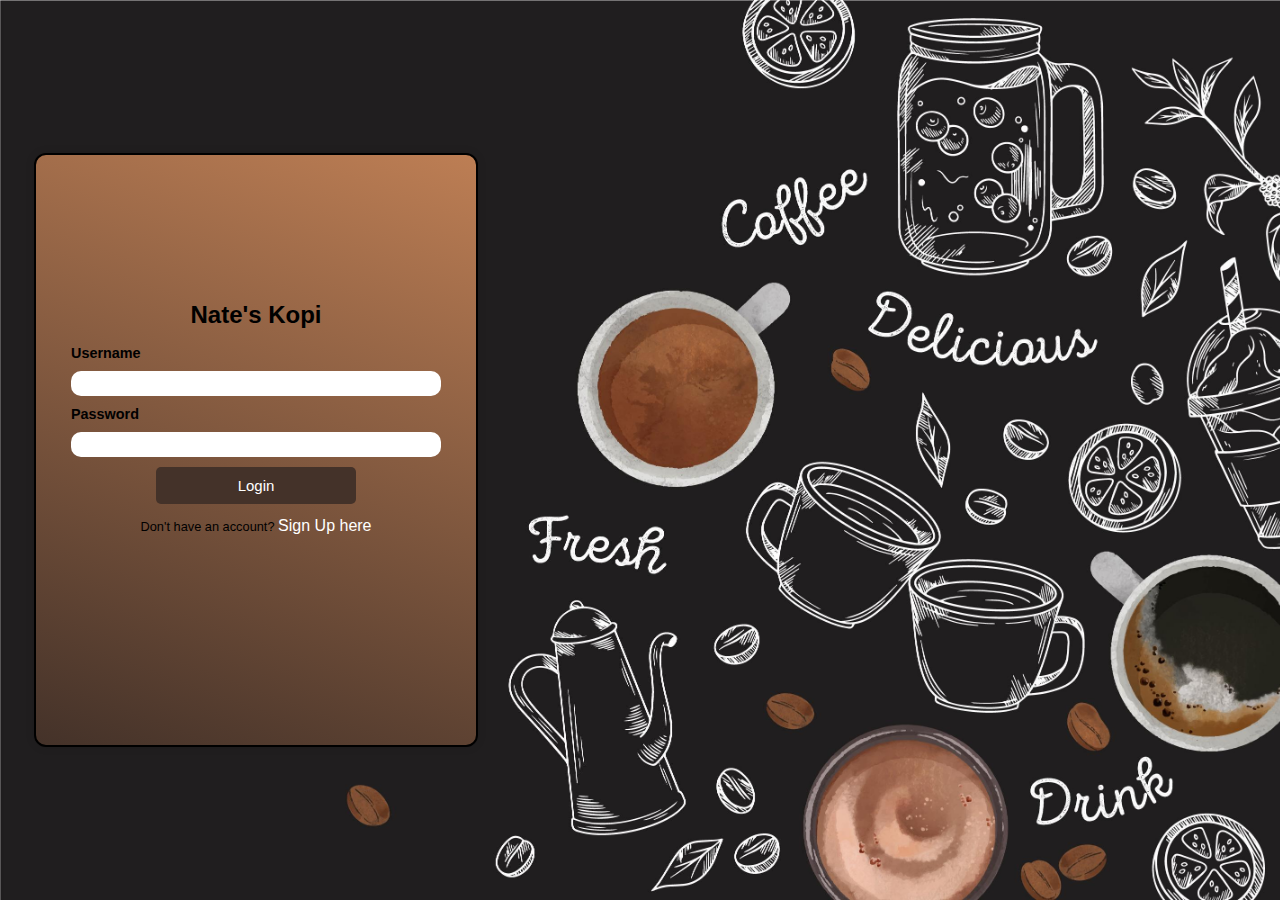
<file: index.html>
<!DOCTYPE html>
<html lang="en">
<head>
  <meta charset="UTF-8">
  <meta name="viewport" content="width=device-width, initial-scale=1.0">
  <title>Log In</title>
  <link rel="stylesheet" href="./Assets/Style/style.css">
</head>
<body>
  <div class="login-container">
    <form autocomplete="off">
      <h1 class="h1Label">Nate's Kopi</h1>
      <label>Username</label>
      <input type="text" id="user">
      <label>Password</label>
      <input type="password" id="pass">
      <button type="button" onclick="LogIn()">Login</button>
      <p class="SignUpLogIn">Don't have an account? <a href="./Pages/Register.html"><span class="spanSignUp">Sign Up here</span></a></p>
      <script>
        function LogIn(){
          var username = document.getElementById("user").value;
          var password = document.getElementById("pass").value;
          if(username == "Username1" && password == "Password1"){
            alert("Login Successful!");
            window.location.href="./Pages/LandingPage.html";
          }
          else{
            alert("Login Failed!");
          }
        }
      </script>
    </form>
  </div>
  
</body>
</html>
</file>
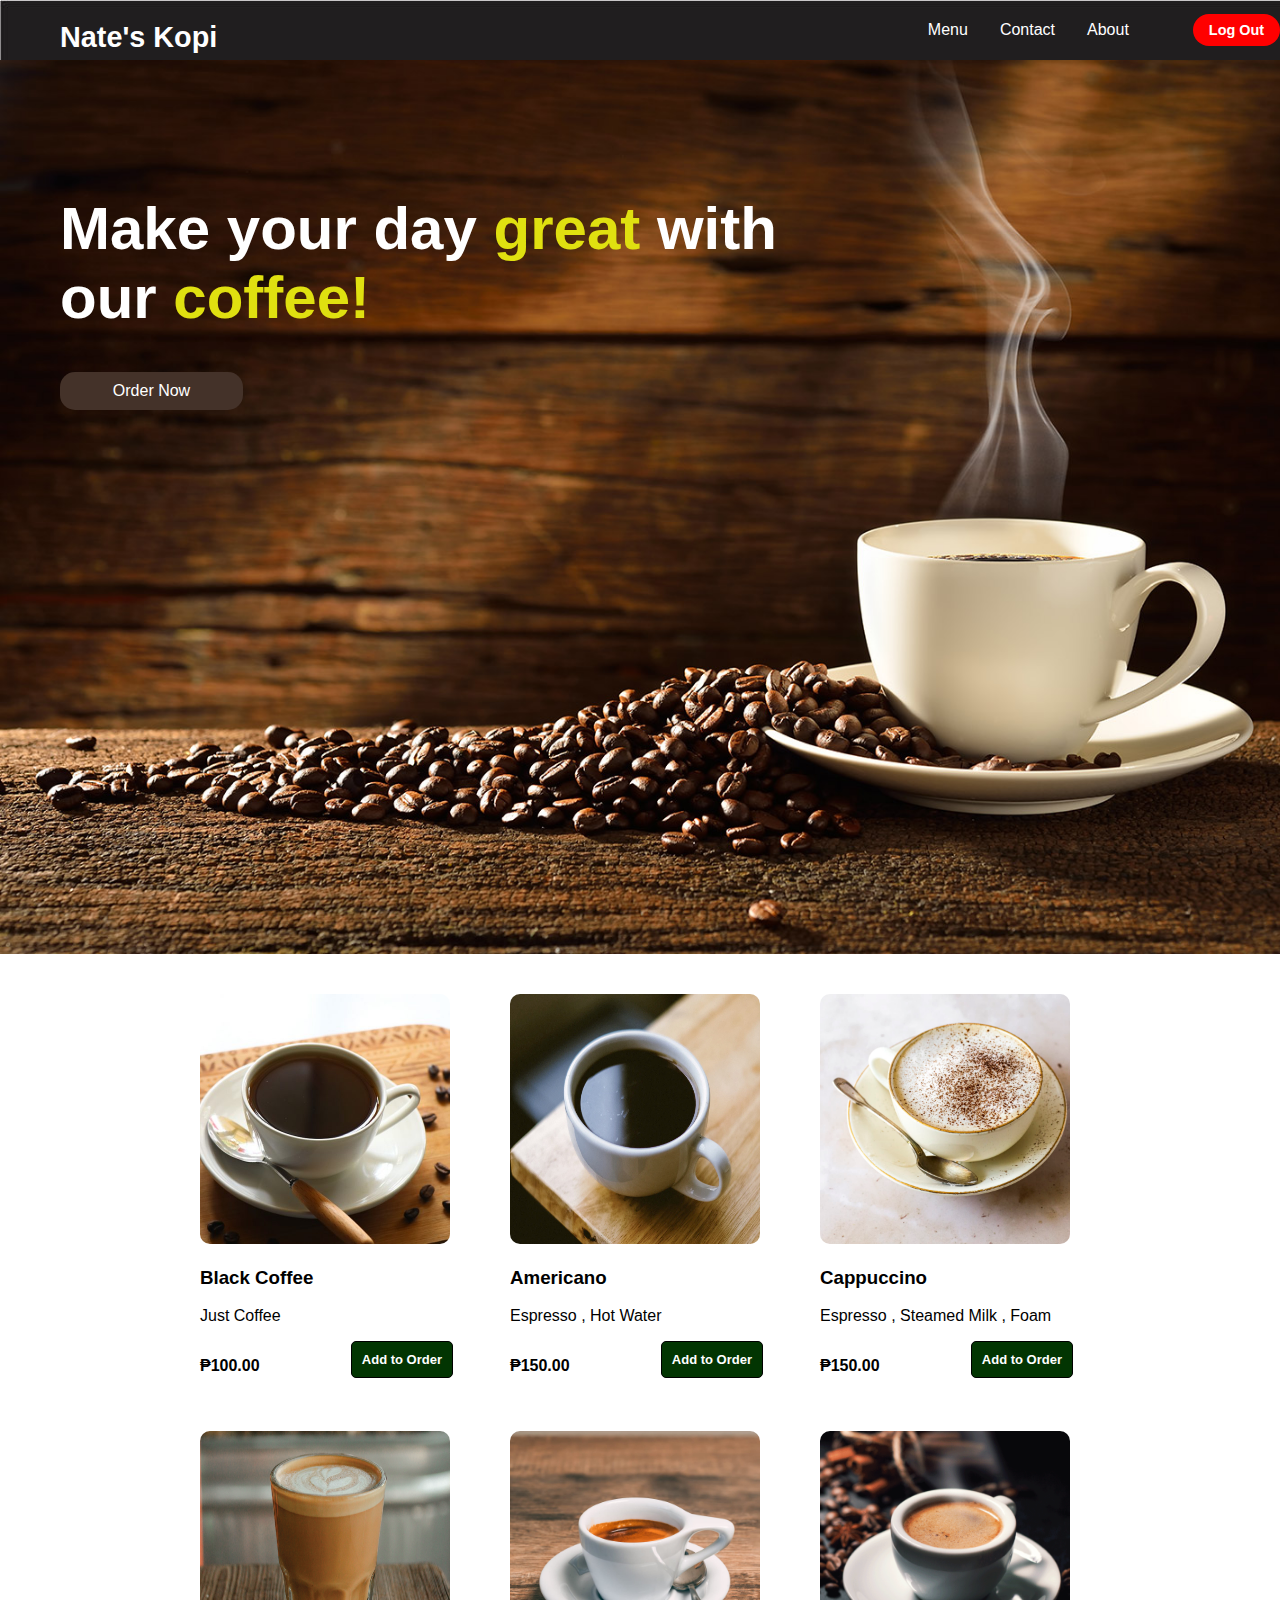
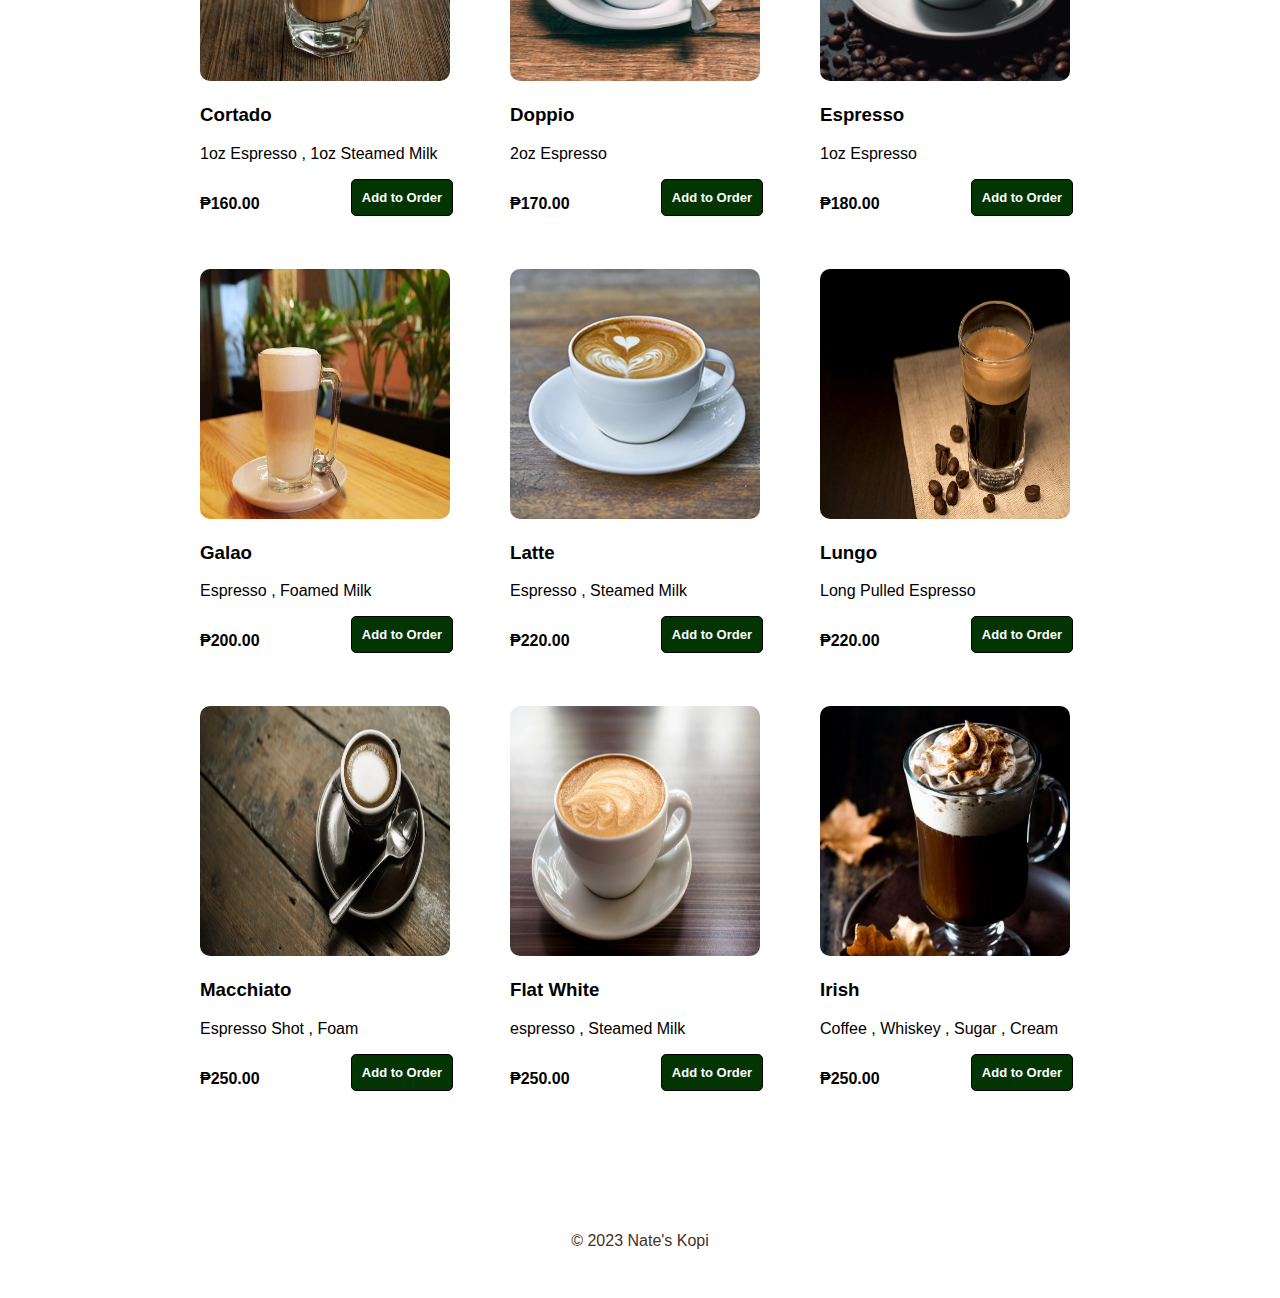
<file: Pages/LandingPage.html>
<!DOCTYPE html>
<html lang="en">
<head>
    <meta charset="UTF-8">
    <meta name="viewport" content="width=device-width, initial-scale=1.0">
    <title>Nate's Kopi</title>
    <link rel="stylesheet" href="../Assets/Style/style.css">
    <link rel="stylesheet" href="https://cdnjs.cloudflare.com/ajax/libs/font-awesome/6.5.1/css/all.min.css" integrity="sha512-DTOQO9RWCH3ppGqcWaEA1BIZOC6xxalwEsw9c2QQeAIftl+Vegovlnee1c9QX4TctnWMn13TZye+giMm8e2LwA==" crossorigin="anonymous" referrerpolicy="no-referrer" />

</head>
<body>
  <div class="navbar">
    <div class="logo"><a href="#"><i class="fa-solid fa-mug-hot"></i>Nate's Kopi</a>
    </div>
      <ul class="links">
        <li><a href="#menu">Menu</a></li>
        <li><a href="#">Contact</a></li>
        <li><a href="#">About</a></li>
        <li><i class="fa-solid fa-cart-shopping"></i></li>
        <li><a href="../index.html" class="action_btn">Log Out</a></li>
      </ul>
    <div class="toggle_btn">
      <i class="fa-solid fa-bars"></i>
    </div>
  </div>
  <div class="dropdown_menu">
    <li><a href="#">Menu</a></li>
    <li><a href="#">Contact</a></li>
    <li><a href="#">About</a></li>
    <li><a href="#">Cart</a></li>
    <li><a href="../index.html" class="action_btn">Log Out</a></li>
  </div>
  <br>
  <br>
  <br>
  <div class="section1">
    <div class="Text">
      <h1>Make your day <span class="color">great</span> with <br>our <span class="color">coffee!</span></h1>
      <button class="btnmenu"><a href="#menu">Order Now</a></button>
    </div>
  </div>
      <div class="section" id="menu">
        <div class="product">
          <img src="../Assets/Images/BlackCoffee4-500x500.jpg" alt="Black Coffee">
          <h3>Black Coffee</h3>
          <p>Just Coffee</p>
          <p class="Price">₱100.00</p>
          <button class="sectionbtn" onclick="add()">Add to Order</button>
        </div>
        <div class="product">
          <img src="../Assets/Images/Americano.jpg" alt="Americano">
          <h3>Americano</h3>
          <p>Espresso , Hot Water</p>
          <p class="Price">₱150.00</p><button class="sectionbtn" onclick="add()">Add to Order</button> 
        </div>
        <div class="product">
          <img src="../Assets/Images/Cappuccino.jpg" alt="Cappuccino">
          <h3>Cappuccino</h3>
          <p>Espresso , Steamed Milk , Foam</p>
          <p class="Price">₱150.00</p><button class="sectionbtn" onclick="add()">Add to Order</button>
        </div>
        <div class="product">
          <img src="../Assets/Images/Cortado.png" alt="Cortado">
          <h3>Cortado</h3>
          <p>1oz Espresso , 1oz Steamed Milk</p>
          <p class="Price">₱160.00</p><button class="sectionbtn" onclick="add()">Add to Order</button>
        </div>
        <div class="product">
          <img src="../Assets/Images/doppio.jpeg" alt="Doppio">
          <h3>Doppio</h3>
          <p>2oz Espresso</p>
          <p class="Price">₱170.00</p><button class="sectionbtn" onclick="add()">Add to Order</button>
        </div>
        <div class="product">
          <img src="../Assets/Images/Espresso.png" alt="Espresso">
          <h3>Espresso</h3>
          <p>1oz Espresso</p>
          <p class="Price">₱180.00</p><button class="sectionbtn" onclick="add()">Add to Order</button>
        </div>
        <div class="product">
          <img src="../Assets/Images/Galao.jpg" alt="Galao">
          <h3>Galao</h3>
          <p>Espresso , Foamed Milk</p>
          <p class="Price">₱200.00</p><button class="sectionbtn" onclick="add()">Add to Order</button>
        </div>
        <div class="product">
          <img src="../Assets/Images/latte-small.jpg" alt="Latte">
          <h3>Latte</h3>
          <p>Espresso , Steamed Milk</p>
          <p class="Price">₱220.00</p><button class="sectionbtn" onclick="add()">Add to Order</button>
        </div>
        <div class="product">
          <img src="../Assets/Images/Lungo.jpg" alt="Lungo">
          <h3>Lungo</h3>
          <p>Long Pulled Espresso</p>
          <p class="Price">₱220.00</p><button class="sectionbtn" onclick="add()">Add to Order</button>
        </div>
        <div class="product">
          <img src="../Assets/Images/Machiato.jpg" alt="Macchiato">
          <h3>Macchiato</h3>
          <p>Espresso Shot , Foam</p>
          <p class="Price">₱250.00</p><button class="sectionbtn" onclick="add()">Add to Order</button>
        </div>
        <div class="product">
          <img src="../Assets/Images/Flat White Coffee.jpg" alt="Flat White Coffee">
          <h3>Flat White</h3>
          <p>espresso , Steamed Milk</p>
          <p class="Price">₱250.00</p><button class="sectionbtn" onclick="add()">Add to Order</button>
        </div>
        <div class="product">
          <img src="../Assets/Images/Irish Coffee.jpg" alt="Irish">
          <h3>Irish</h3>
          <p>Coffee , Whiskey , Sugar , Cream</p>
          <p class="Price">₱250.00</p><button class="sectionbtn" onclick="add()">Add to Order</button>
        </div>
      </div>
      <footer>
        <p>&copy; 2023 Nate's Kopi</p>
      </footer>
      <script>
        const toggleBtn = document.querySelector('.toggle_btn')
        const toggleBtnIcon = document.querySelector('.toggle_btn i')
        const dropDownMenu = document.querySelector('.dropdown_menu')

        toggleBtn.onclick = function(){
          dropDownMenu.classList.toggle('open')
          const isOpen = dropDownMenu.classList.contains('open')

          toggleBtnIcon.classList = isOpen
          ? 'fa-solid fa-xmark'
          : 'fa-solid fa-bars'
        }
        function add(){
          alert("Successfully added to order!");
        }
      </script>
</body>
</html>
</file>
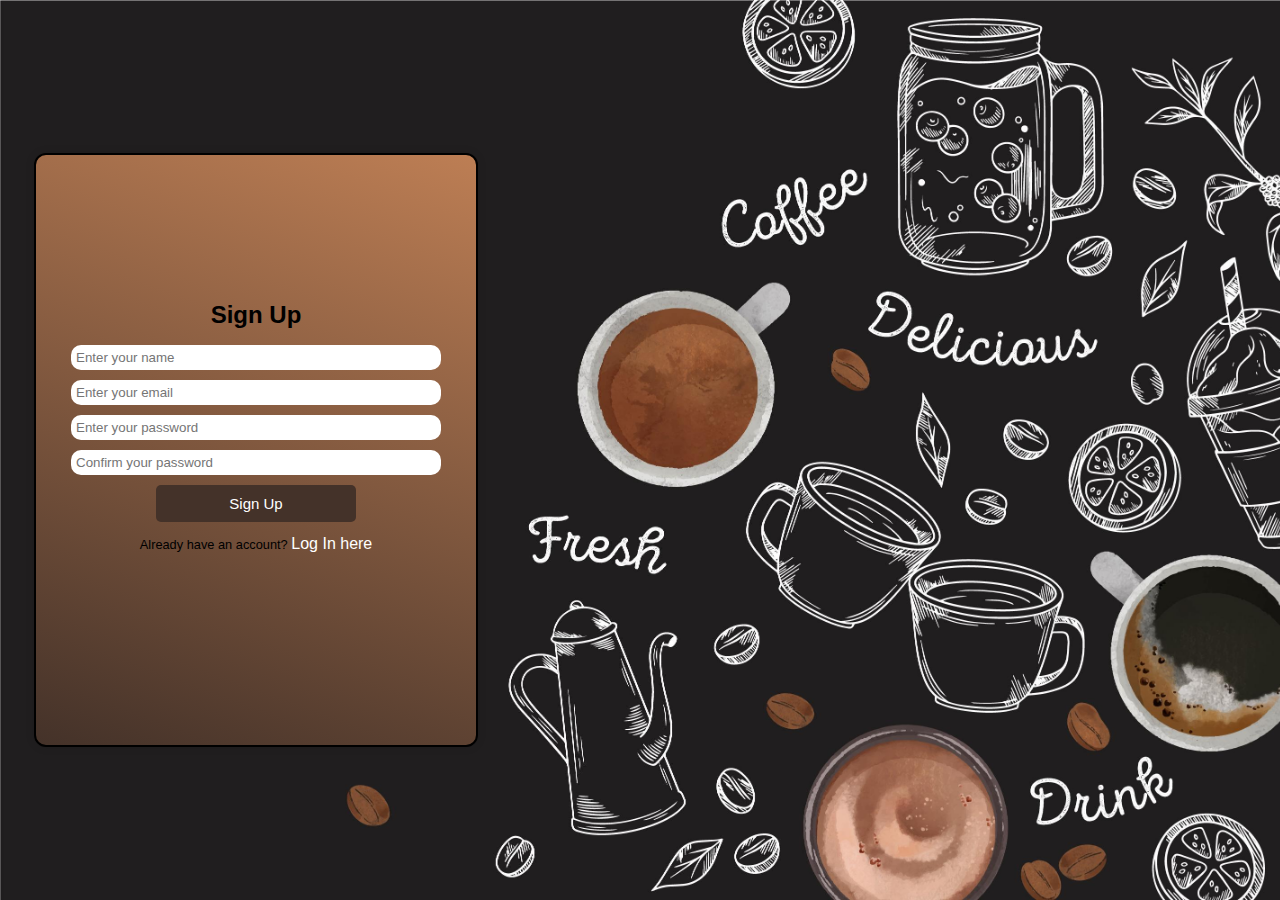
<file: Pages/Register.html>
<!DOCTYPE html>
<html lang="en">
<head>
  <meta charset="UTF-8">
  <meta name="viewport" content="width=device-width, initial-scale=1.0">
  <title>Sign Up</title>
  <link rel="stylesheet" href="../Assets/Style/style.css">
</head>
<body>
  <div class="login-container">
    <form>
      <h1 class="h1Label">Sign Up</h1>
      <input type="text" placeholder="Enter your name">
      <input type="text" placeholder="Enter your email">
      <input type="password" placeholder="Enter your password">
      <input type="password" placeholder="Confirm your password">
      <button type="submit">Sign Up</button>
      <p class="SignUpLogIn">Already have an account? <a href="../index.html"><span class="spanSignUp">Log In here</span></a></p>
    </form>
  </div>
</body>
</html>
</file>
<file: Assets/Style/style.css>
body {
  height: 100vh;
  margin:0;
  padding: 0;
  font-family: 'Gill Sans', 'Gill Sans MT', Calibri, 'Trebuchet MS', sans-serif;
  background-image: url('../Images/4419157.jpg');
  background-repeat: no-repeat;
  background-attachment: fixed;
  background-size: cover;
  background-position: fixed;
  animation: transitionIn 0.75s;
}
.login-container {
  background: linear-gradient(20deg, #443229, #bd7e54);
  position: absolute;
  top: 50%;
  left: 20%;
  transform: translate(-50%, -50%);
  width: 400px;
  height: 550px;
  padding: 20px;
  box-shadow: 0px 0px 10px rgba(0, 0, 0, 0.1);
  border-radius: 12px;
  border: solid 2px black;
  
}

form {
  display: flex;
  flex-direction: column;
  width: 100%;
  max-width: 400px;
  margin: 10px auto;
  padding-top: 100px;
  
}

.h1Label{
  text-align: center;
  font-size: 150%;
  color: black;
}

label {
  font-size: 90%;
  margin-bottom: 10px;
  font-weight: bold;
  padding-left: 15px;
  color: black;
}

input {
  display: flex;
  align-self: center;
  justify-self: center;
  width: 90%;
  padding: 5px;
  margin-bottom: 10px;
  border-radius: 10px;
  font-family: 'Gill Sans', 'Gill Sans MT', Calibri, 'Trebuchet MS', sans-serif;
  border: none;
}
button {
  align-self: center;
  font-size: 15px;
  width: 50%;
  padding: 10px;
  background-color: #443229;
  color: #fff;
  border: none;
  border-radius: 5px;
  cursor: pointer;
  font-family: 'Gill Sans', 'Gill Sans MT', Calibri, 'Trebuchet MS', sans-serif;
}
button:hover{
  color: black;
}
.spanSignUp{
  color:white;
  text-decoration: none;
}
.spanSignUp:hover{
  color: black;
}
.SignUpLogIn{
  text-align: center;
  font-size: 80%;
}
p a{
  text-decoration: none;
}
a:hover{
  scale: 1.05;
  color:#bd7e54;
}
.logo{
  padding-left: 50px;
}
.fa-cart-shopping{
  font-size: 1.5rem;
  color: white;
}
.fa-cart-shopping:hover{
  color: #bd7e54;
}
.navbar .toggle_btn{
  font-size: 1.5rem;
  padding-right: 35px;
  color: white;
  cursor: pointer;
  display: none;
}
.navbar .cart{
  font-size: 1.5rem;
  color: white;
  cursor: pointer;
  display: none;
}
li{
  list-style: none;
}
a{
  text-decoration: none;
  color: white;
  font-size: 1rem;
}
li a{
  font-size: 1rem;
}
header{
  position: relative;
  padding: 0 2rem;
}
.navbar{
  width: 100%;
  height: 60px;
  margin: 0 auto;
  display: flex;
  align-items:center;
  justify-content: space-between;
  background-image: url('../Images/4419157.jpg');
  position: fixed;
}
.navbar .logo a{
  font-size: 1.8rem;
  font-weight: bold;
}
.navbar .links{
  display: flex;
  gap: 2rem;
}
h3{
  font-weight: bold;
}

.action_btn{
  background-color: red;
  padding: 0.5rem 1rem;
  border: none;
  outline: none;
  border-radius: 20px;
  font-size: 0.9rem;
  font-weight: bold;
  cursor: pointer;
  margin-bottom: 10px;
}
.action_btn:hover{
  color: black;
}
.section1{
  height: 100vh;
  width: 100%;
  background: url('../Images/5-50776_background-for-coffee-shop-hd-wallpaper-backgrounds-its.jpg');
  background-repeat: no-repeat;
  background-size: cover;
  background-position-y:bottom;
}
.Text{
  padding-top: 100px;
  padding-left: 60px;
}
.Text h1{
  color: white;
  font-size: 60px
}
.btnmenu{
  width: 15%;
  border-radius: 15px;
}
h1 .color{
  color:rgb(224, 224, 16);
}
.dropdown_menu{
  display: none;
  position: absolute;
  height: 0;
  right: 2rem;
  top: 60px;
  width: 300px;
  background-image: url('../Images/4419157.jpg');
  backdrop-filter: blur(10px);
  border-radius: 10px;
  overflow: hidden;
  transition: height .2s cubic-bezier(0.175, 0.885, 0.32, 1.275);
}
.dropdown_menu li{
  padding: 0.7rem;
  display: flex;
  align-items: center;
  justify-content: center;
}
.dropdown_menu .action_btn{
  width: 80%;
  display: flex;
  justify-content: center;
}
.dropdown_menu.open{
  height: 230px;
  position: fixed;
}
.header {
  width: 95%;
  text-align: center;
  padding-top: 3%;
  padding-bottom: 3%;
  background-image: url('../Images/Coffee-team-design-for-pattern-Backgrounds.jpg');
  background-repeat: no-repeat;
  background-attachment: fixed;
  background-size:cover;
  border-radius: 12px;
  text-align: center;
  margin-left:auto;
  margin-right: auto;
  position: inherit;
}
.product{
  padding-left: 20px;
  float:left;
  padding-bottom: 40px;
}
img {
  width: 250px;
  height:250px;
  border-radius: 10px;
}
.section {
  background-color: white;
  display: grid;
  grid-template-columns: repeat(auto-fit, minmax(200px, 300px));
  margin: 20px;
  justify-content: center;
  column-gap: 10px;
  padding: 20px;
  height: fit-content;
  border-radius: 5px;
}
.sectionbtn{
  margin-right: 27px;
  float: right;
  background-color: rgb(2, 53, 2);
  color: white;
  width: fit-content;
  border: solid 1px black;
  font-size: 13px;
  font-weight: bold;
}
.sectionbtn:hover{
  scale: 1.05;
}
.Price{
  float: left;
  font-weight: bold
}
footer {
  background-color: white;
  color: #443229;
  text-align: center;
  padding: 2rem;
  margin: 20px;
}
.contact{
  font-size: 15px;
  background-color: white;
  margin: 20px;
}
.fa-mug-hot{
  font-size: 3rem;
  color: black;
  padding-right: 10px;
}
.fa-bars:hover{
  color: #bd7e54;
}
@media screen and (max-width: 768px) {
  .navbar .links,
  .navbar .action_btn{
    display: none;
  }
  .navbar .toggle_btn{
    font-size: 1.4rem;
    display: block;
  }
  .action_btn{
    margin-right: 0;
  }
  .dropdown_menu{
    display: block;
  }
  .login-container {
    width: 80%;
    height: 300px;
    padding: 10px;
    position: absolute;
    top: 50%;
    left: 50%;
    transform: translate(-50%, -50%);
    
  }
  .shop{
    font-size: 25px;
  }
  form {
    display: flex;
    flex-direction: column;
    width: 100%;
    padding: 0;
  }
  
  label {
    padding-left: 5%;
    margin-bottom: 5px;
  }

  input {
    width: 90%;
    padding: 5px;
  }

  button {
    width: 50%;
    padding: 2px;
  }
  img {
    width: 95%;
    height:250px;
  }
  .sectionbtn{
    margin-top: 15px;
    background-color: rgb(2, 53, 2);
    color: white;
    width: 40%;
    border: solid 1px black;
    float: right;
    padding: 5px;
  }
  .Prize{
    float: left;
    font-weight: bold;
  }
  p .product{
    padding: 0;
    margin: 0;
  }
  .fa-mug-hot{
    font-size: 2.6rem;
    color: black;
    padding-right: 10px;
  }
  .section1{
    width: 100%;
  }
  .Text{
    padding-top: 160px;
    padding-left: 30px;
  }
  .Text h1{
    color: white;
    font-size: 45px
  }
  .btnmenu{
    padding: 2px;
    width: 20%;
    border-radius: 15px;
  }
  .btnmenu a{
    padding: 2px;
    font-size: 15px;
  }
  
}

@media screen and (min-width: 769px) and (max-width: 1023){
  .shop{
    font-size: 25px;
  }
  form {
    display: flex;
    flex-direction: column;
    width: 100%;
    padding: 0;
  }
  
  label {
    padding-left: 5%;
    margin-bottom: 5px;
  }

  input {
    width: 90%;
    padding: 5px;
  }

  button {
    width: 50%;
    padding: 2px;
  }
  img {
    width: 95%;
    height:250px;
  }
  .fa-mug-hot{
    font-size: 2.8rem;
    color: black;
    padding-right: 10px;
  }
}
@media (max-width: 600px) {
  .dropdown_menu{
    left:2rem;
    width: unset;
  }
  .navbar .logo a{
    font-size: 1.2rem;
    font-weight: bold;
  }
  .navbar .toggle_btn{
    font-size: 1.2rem;
  }
  .fa-mug-hot{
    font-size: 1.6rem;
    color: black;
    padding-right: 10px;
  }
  .section {
    background-color: white;
    display: grid;
    grid-template-columns: repeat(auto-fit, minmax(300px, 350px));
    margin: 20px;
    justify-content: center;
    column-gap: 10px;
    padding: 20px;
    height: fit-content;
    border-radius: 5px;
  }
  .section1{
    width: 100%;
    height: 600px;
  }
  .Text{
    padding-top: 160px;
    padding-left: 30px;
  }
  .Text h1{
    color: white;
    font-size: 21px
  }
  .btnmenu{
    padding: 2px;
    width: 30%;
    border-radius: 15px;
  }
  .btnmenu a{
    padding: 2px;
    font-size: 10px;
  }
}
@keyframes transitionIn {
  from{
      opacity: 0;
      transform: translateY(-10px);
  }
  to{
      opacity: 1;
      transform: translateY(0);
  }
}
::-webkit-scrollbar{
  background: transparent;
  width: 7px;
}
::-webkit-scrollbar-thumb{
  background-color:#443229;
  border-radius: 12px;
}
</file>
